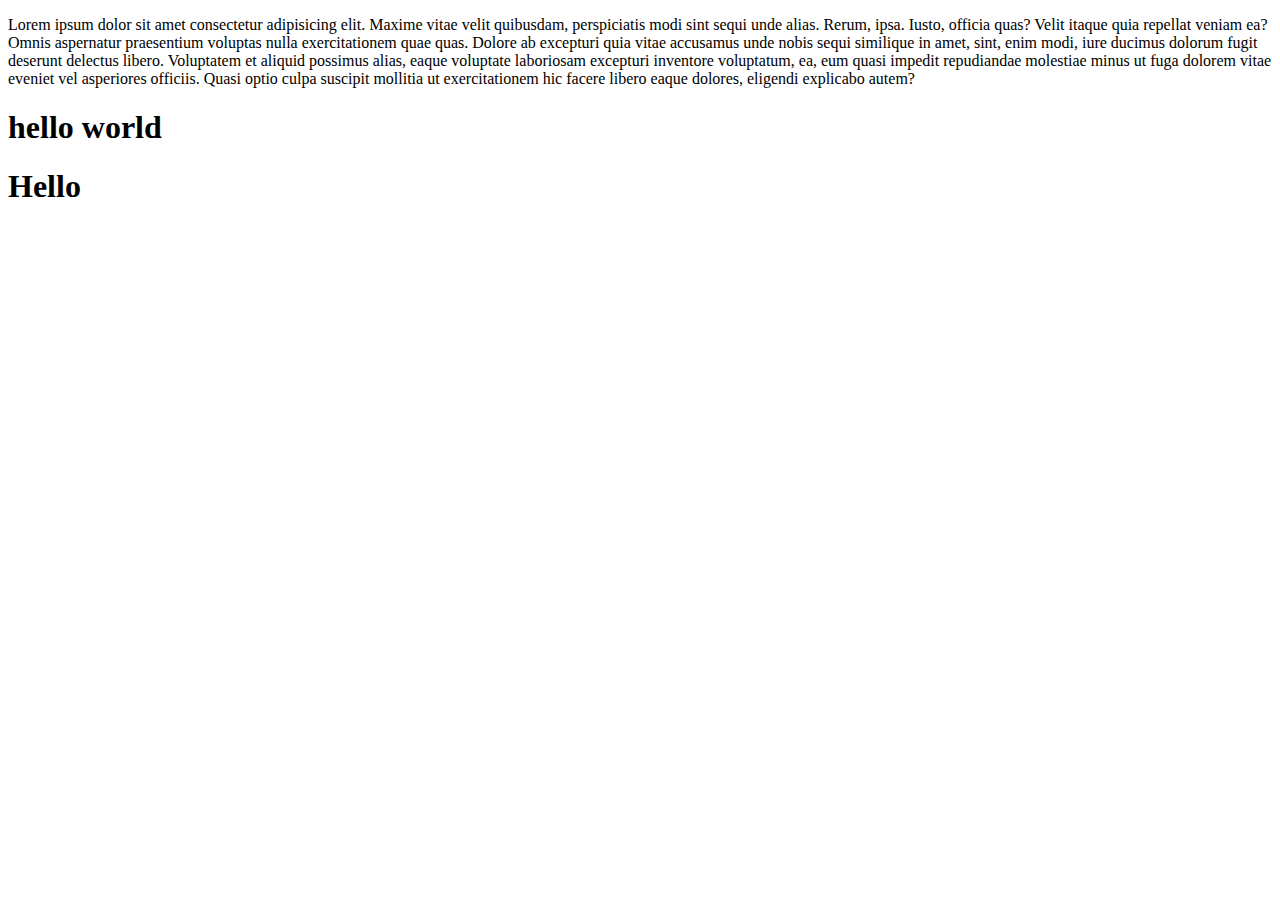
<file: Module-1 HTML/index.html>
<!DOCTYPE html>
<html lang="en">

<head>
     <meta charset="UTF-8">
     <meta name="viewport" content="width=device-width, initial-scale=1.0">
     <title>Document</title>
     <p>Lorem ipsum dolor sit amet consectetur adipisicing elit. Maxime vitae velit quibusdam, perspiciatis modi sint sequi unde alias. Rerum, ipsa. Iusto, officia quas? Velit itaque quia repellat veniam ea? Omnis aspernatur praesentium voluptas nulla exercitationem quae quas. Dolore ab excepturi quia vitae accusamus unde nobis sequi similique in amet, sint, enim modi, iure ducimus dolorum fugit deserunt delectus libero. Voluptatem et aliquid possimus alias, eaque voluptate laboriosam excepturi inventore voluptatum, ea, eum quasi impedit repudiandae molestiae minus ut fuga dolorem vitae eveniet vel asperiores officiis. Quasi optio culpa suscipit mollitia ut exercitationem hic facere libero eaque dolores, eligendi explicabo autem?</p>
</head>
<h1>hello world</h1>
<body>
     <h1>Hello</h1>
</body>

</html>
</file>
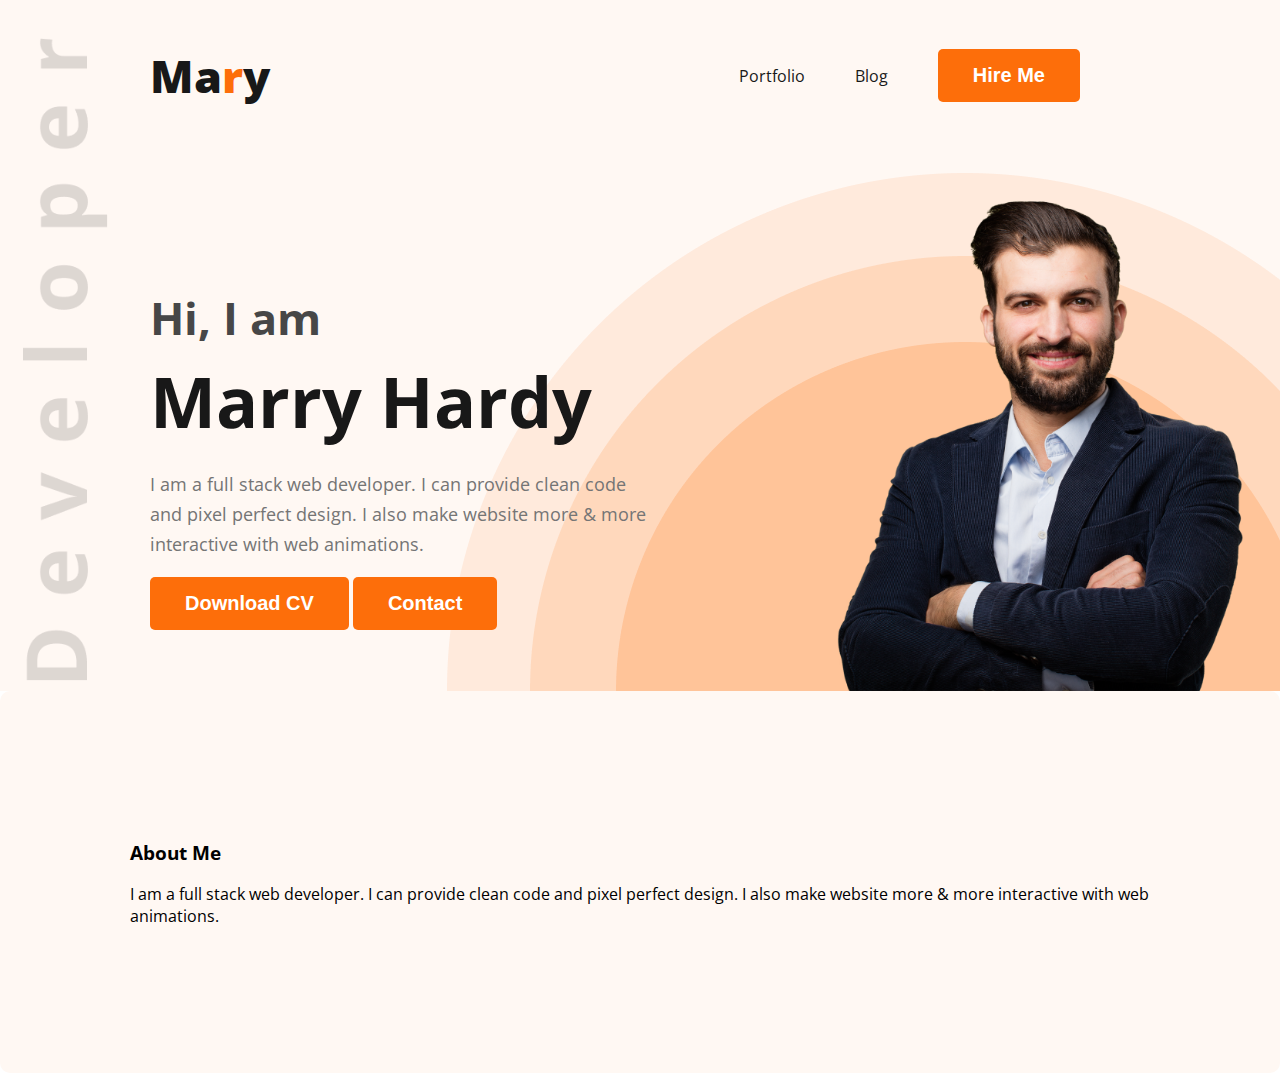
<file: Portfolio/index.html>
<!DOCTYPE html>
<html lang="en">

<head>
     <meta charset="UTF-8">
     <meta name="viewport" content="width=device-width, initial-scale=1.0">
     <title>Developer Portfolio</title>
     <link rel="stylesheet" href="style.css">
</head>

<body>
     <header>
          <img class="overlay" src="images/developer.png" alt="developer">
          <nav>
               <h3 class="logo">Ma<span class="text-primary">r</span>y</h3>
               <ul>
                    <li><a href="#">Portfolio</a></li>
                    <li><a href="#">Blog</a></li>
                    <li><button class="btn-primary">Hire Me</button></li>
               </ul>
          </nav>
          <div class="banner">
               <div class="banner-content">
                    <h3 class="greeting">Hi, I am</h3>
                    <h1 class="title">Marry Hardy</h1>
                    <p>
                         I am a full stack web developer. I can provide clean code and pixel perfect design. I also
                         make
                         website more & more interactive with web animations.
                    </p>
                    <button class="btn-primary">Download CV</button>
                    <button class="btn-primary">Contact</button>
               </div>
               <img class="profile-images" src="images/hardy.png" alt="hardy images">
          </div>
     </header>
     <main>
          <section class="about">
               <h3 class="section-title">About Me</h3>
               <p class="section-details">
                    I am a full stack web developer. I can provide clean code and pixel perfect design. I also make
                    website
                    more & more interactive with web animations.
               </p>
          </section>
     </main>
     <footer>

     </footer>
</body>

</html>
</file>
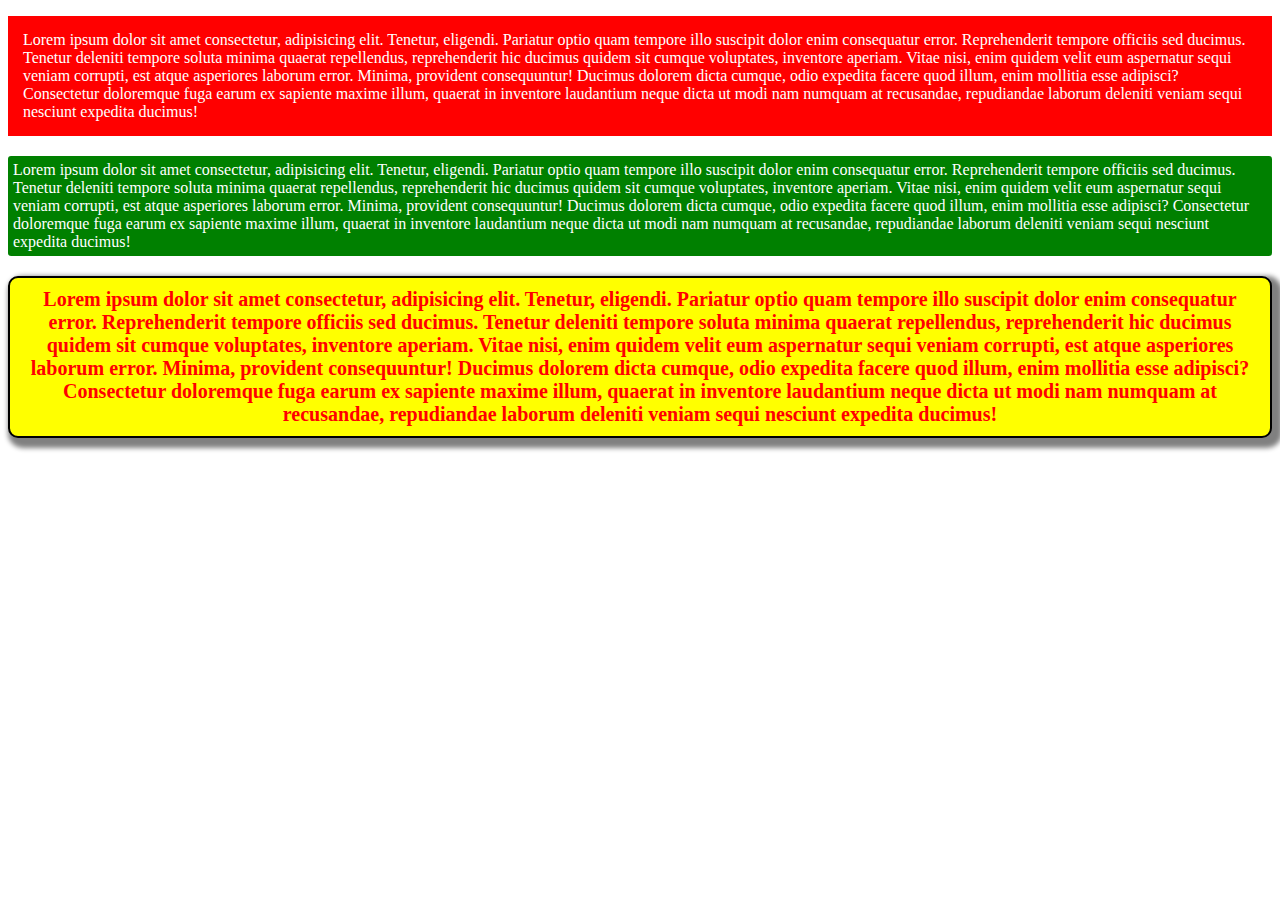
<file: Module-2 CSS/task1/index.html>
<!DOCTYPE html>
<html lang="en">

<head>
     <meta charset="UTF-8">
     <meta name="viewport" content="width=device-width, initial-scale=1.0">
     <title>Explore CSS</title>
     <link rel="stylesheet" href="./style.css">
</head>
<style>
     .p-tag {
          background-color: green;
          color: white;
          margin-top: 20px;
          border-radius: 3px;
          padding: 5px;
     }
</style>

<body>
     <p style="background-color: red; color: white; padding: 15px;">Lorem ipsum dolor sit amet consectetur, adipisicing
          elit. Tenetur,
          eligendi.
          Pariatur optio quam tempore illo
          suscipit dolor enim consequatur error. Reprehenderit tempore officiis sed ducimus. Tenetur deleniti tempore
          soluta minima quaerat repellendus, reprehenderit hic ducimus quidem sit cumque voluptates, inventore aperiam.
          Vitae nisi, enim quidem velit eum aspernatur sequi veniam corrupti, est atque asperiores laborum error.
          Minima, provident consequuntur! Ducimus dolorem dicta cumque, odio expedita facere quod illum, enim mollitia
          esse adipisci? Consectetur doloremque fuga earum ex sapiente maxime illum, quaerat in inventore laudantium
          neque dicta ut modi nam numquam at recusandae, repudiandae laborum deleniti veniam sequi nesciunt expedita
          ducimus!</p>
     <p class="p-tag">Lorem ipsum dolor sit amet consectetur, adipisicing elit. Tenetur, eligendi. Pariatur optio quam
          tempore illo
          suscipit dolor enim consequatur error. Reprehenderit tempore officiis sed ducimus. Tenetur deleniti tempore
          soluta minima quaerat repellendus, reprehenderit hic ducimus quidem sit cumque voluptates, inventore aperiam.
          Vitae nisi, enim quidem velit eum aspernatur sequi veniam corrupti, est atque asperiores laborum error.
          Minima, provident consequuntur! Ducimus dolorem dicta cumque, odio expedita facere quod illum, enim mollitia
          esse adipisci? Consectetur doloremque fuga earum ex sapiente maxime illum, quaerat in inventore laudantium
          neque dicta ut modi nam numquam at recusandae, repudiandae laborum deleniti veniam sequi nesciunt expedita
          ducimus!</p>
     <p id="last-p">Lorem ipsum dolor sit amet consectetur, adipisicing elit. Tenetur, eligendi. Pariatur optio quam
          tempore illo
          suscipit dolor enim consequatur error. Reprehenderit tempore officiis sed ducimus. Tenetur deleniti tempore
          soluta minima quaerat repellendus, reprehenderit hic ducimus quidem sit cumque voluptates, inventore aperiam.
          Vitae nisi, enim quidem velit eum aspernatur sequi veniam corrupti, est atque asperiores laborum error.
          Minima, provident consequuntur! Ducimus dolorem dicta cumque, odio expedita facere quod illum, enim mollitia
          esse adipisci? Consectetur doloremque fuga earum ex sapiente maxime illum, quaerat in inventore laudantium
          neque dicta ut modi nam numquam at recusandae, repudiandae laborum deleniti veniam sequi nesciunt expedita
          ducimus!</p>
</body>

</html>
</file>
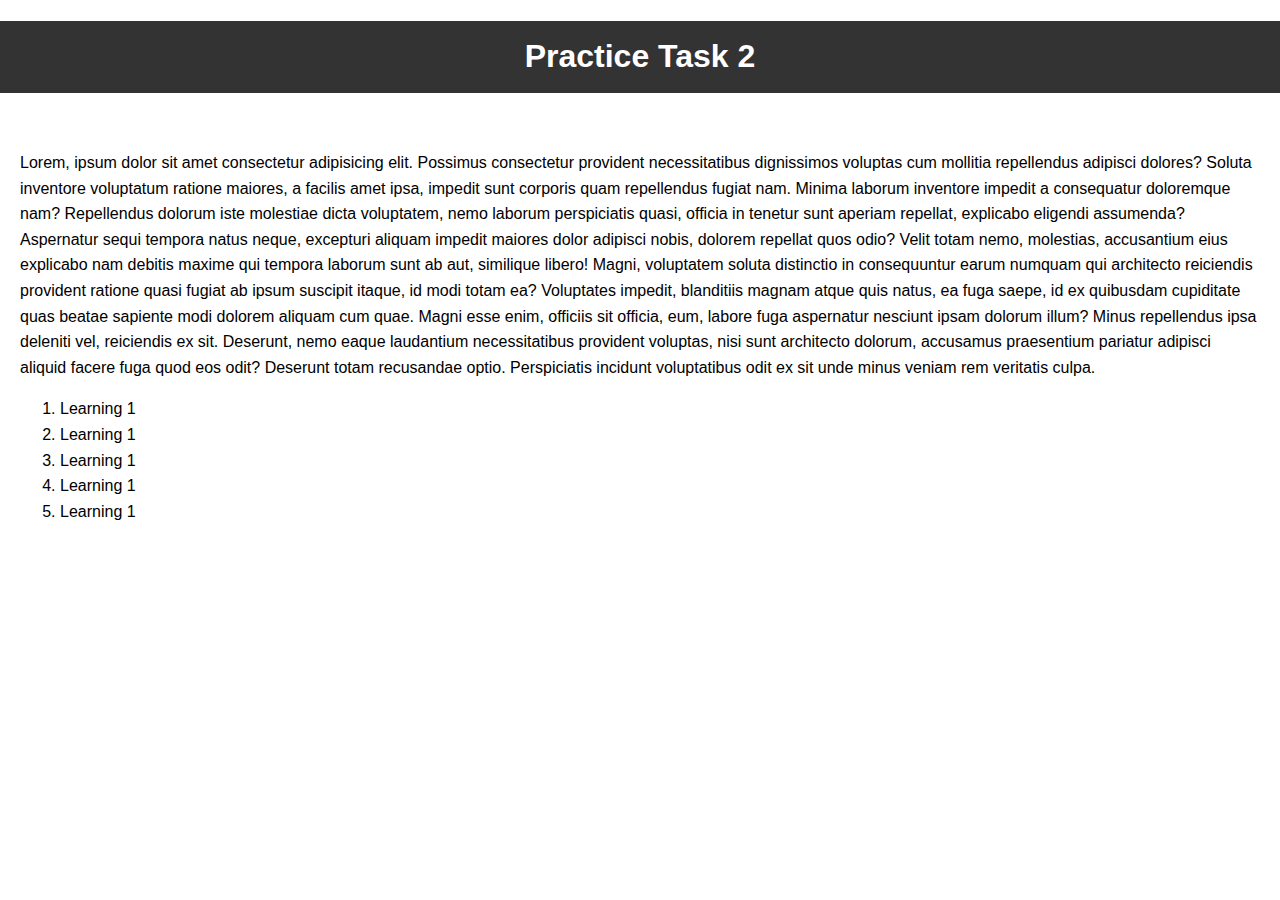
<file: Module-2 CSS/task2/index.html>
<!DOCTYPE html>
<html lang="en">

<head>
     <meta charset="UTF-8">
     <meta name="viewport" content="width=device-width, initial-scale=1.0">
     <title>Task 2</title>
     <style>
          body {
               font-family: Arial, sans-serif;
               line-height: 1.6;
               margin: 0;
               padding: 0;
          }

          .header {
               background-color: #333;
               color: #fff;
               text-align: center;
               padding: 10px;
          }

          main {
               padding: 20px;
          }
     </style>
</head>

<body>
     <header>
          <h1 class="header">Practice Task 2</h1>
     </header>
     <main>
          <p>
               Lorem, ipsum dolor sit amet consectetur adipisicing elit. Possimus consectetur provident necessitatibus
               dignissimos voluptas cum mollitia repellendus adipisci dolores? Soluta inventore voluptatum ratione
               maiores, a facilis amet ipsa, impedit sunt corporis quam repellendus fugiat nam. Minima laborum inventore
               impedit a consequatur doloremque nam? Repellendus dolorum iste molestiae dicta voluptatem, nemo laborum
               perspiciatis quasi, officia in tenetur sunt aperiam repellat, explicabo eligendi assumenda? Aspernatur
               sequi tempora natus neque, excepturi aliquam impedit maiores dolor adipisci nobis, dolorem repellat quos
               odio? Velit totam nemo, molestias, accusantium eius explicabo nam debitis maxime qui tempora laborum sunt
               ab aut, similique libero! Magni, voluptatem soluta distinctio in consequuntur earum numquam qui
               architecto reiciendis provident ratione quasi fugiat ab ipsum suscipit itaque, id modi totam ea?
               Voluptates impedit, blanditiis magnam atque quis natus, ea fuga saepe, id ex quibusdam cupiditate quas
               beatae sapiente modi dolorem aliquam cum quae. Magni esse enim, officiis sit officia, eum, labore fuga
               aspernatur nesciunt ipsam dolorum illum? Minus repellendus ipsa deleniti vel, reiciendis ex sit.
               Deserunt, nemo eaque laudantium necessitatibus provident voluptas, nisi sunt architecto dolorum,
               accusamus praesentium pariatur adipisci aliquid facere fuga quod eos odit? Deserunt totam recusandae
               optio. Perspiciatis incidunt voluptatibus odit ex sit unde minus veniam rem veritatis culpa.
          </p>
          <ol>
               <li>Learning 1</li>
               <li>Learning 1</li>
               <li>Learning 1</li>
               <li>Learning 1</li>
               <li>Learning 1</li>
          </ol>
     </main>
</body>

</html>
</file>
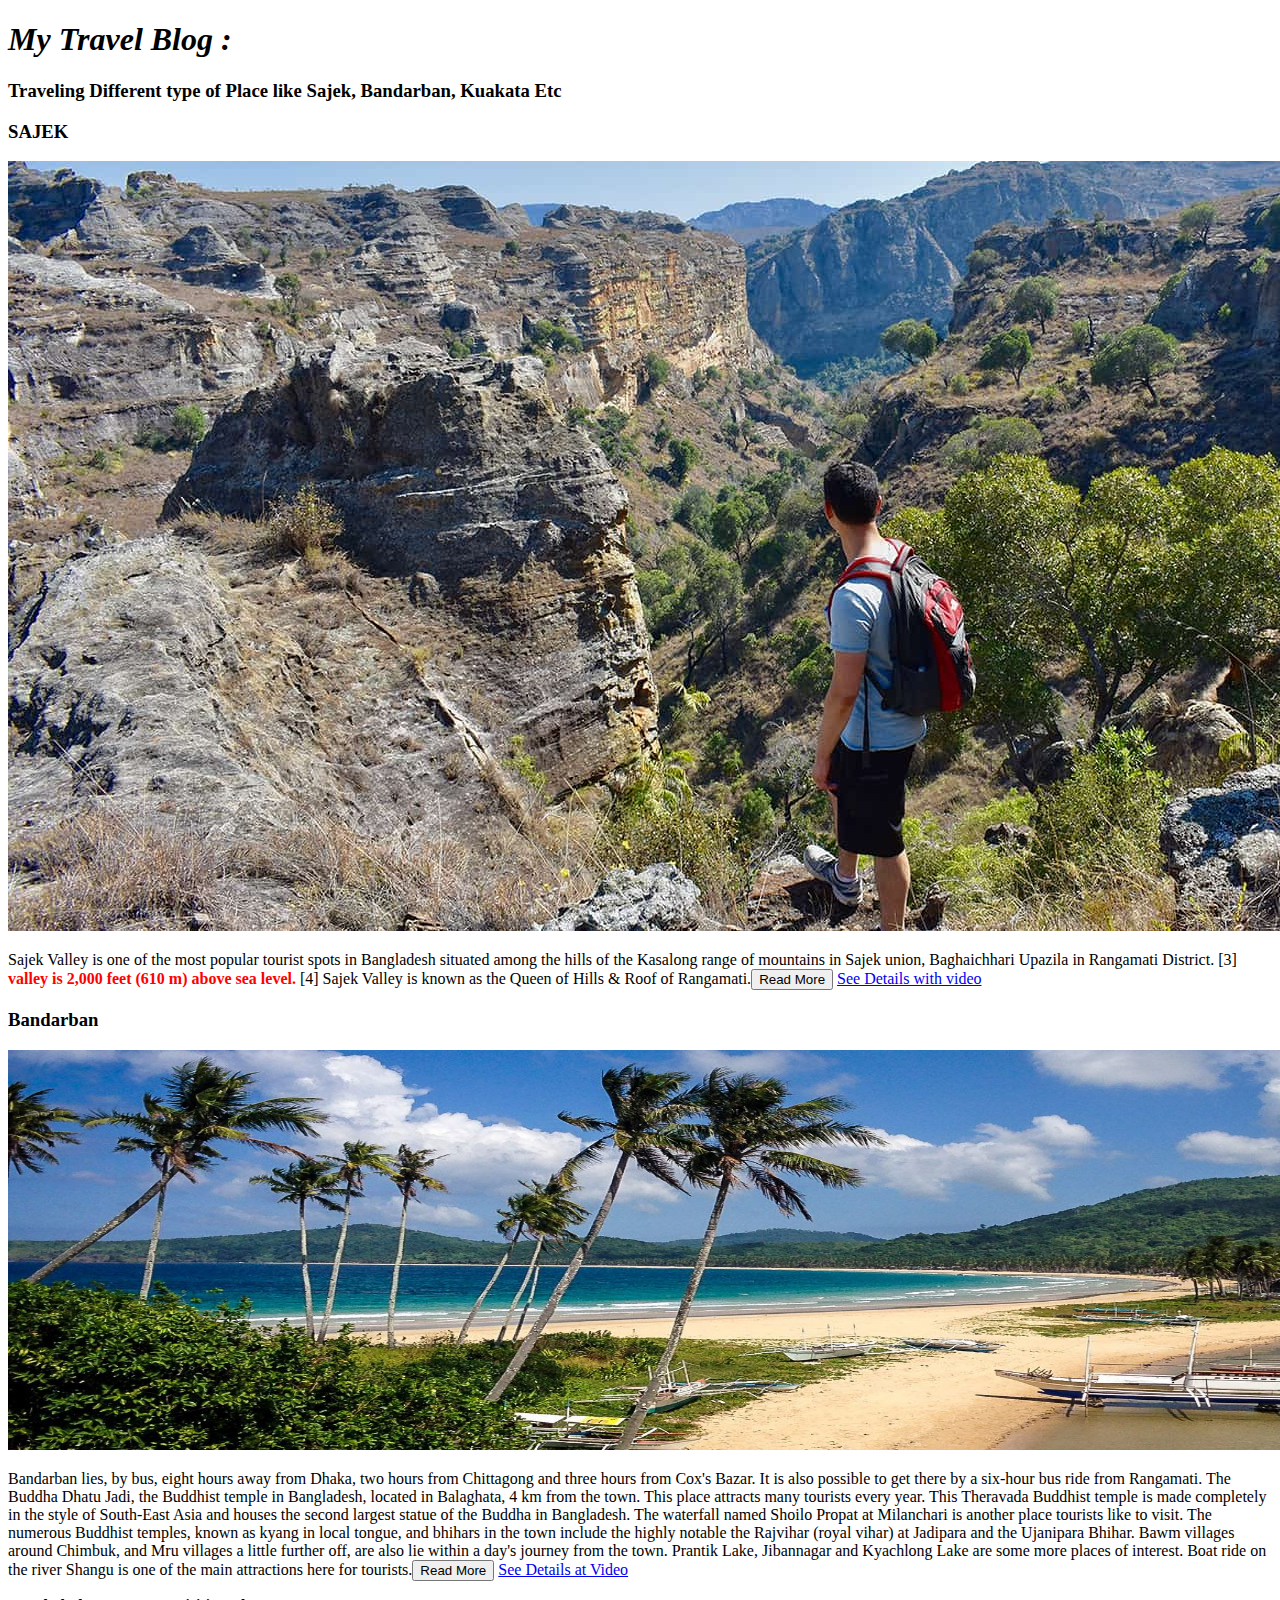
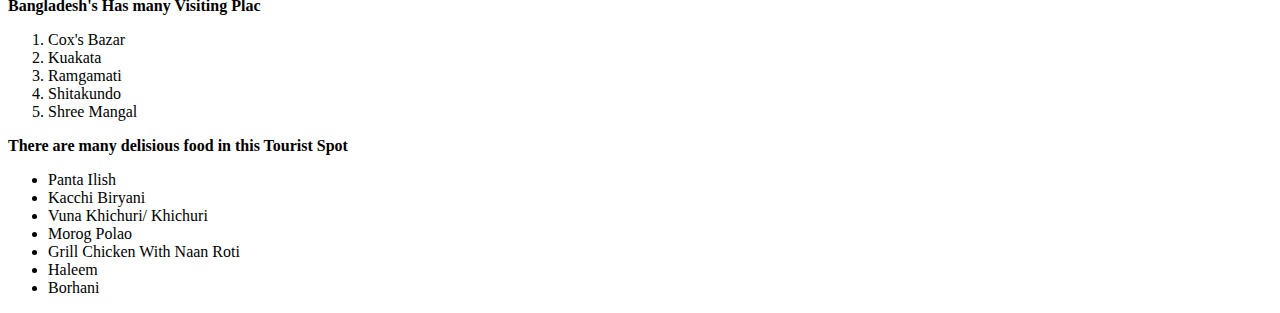
<file: Module-1 HTML/task1.html>
<!DOCTYPE html>
<html lang="en">
  <head>
    <meta charset="UTF-8" />
    <meta name="viewport" content="width=device-width, initial-scale=1.0" />
    <title>Travel Blog</title>
  </head>
  <h1><i>My Travel Blog : </i></h1>

  <body>
    <h3>
      Traveling Different type of Place like Sajek, Bandarban, Kuakata Etc
    </h3>
    <h3>SAJEK</h3>
    <img src="moin.jpg" alt="moin" />
    <div>
     
      <p>
        Sajek Valley is one of the most popular tourist spots in Bangladesh
        situated among the hills of the Kasalong range of mountains in Sajek
        union, Baghaichhari Upazila in Rangamati District. [3] <span style="color:red;"><b>valley is
          2,000 feet (610 m) above sea level.</b></span> [4] Sajek Valley is known as the
        Queen of Hills & Roof of Rangamati.<button>Read More</button>

        <a href="https://www.youtube.com/watch?v=2HdpX43bm2M" target="_blank">See Details with video </a>
      </p>
    </div>
      <h3>Bandarban</h3>
      <img
        src="philippine.jpg"
        alt="Bandarban seenary"
        width="1650"
        height="400"
      />
     </div>
     <p>
       Bandarban lies, by bus, eight hours away from Dhaka, two hours from
       Chittagong and three hours from Cox's Bazar. It is also possible to get
       there by a six-hour bus ride from Rangamati. The Buddha Dhatu Jadi, the
       Buddhist temple in Bangladesh, located in Balaghata, 4 km from the town.
       This place attracts many tourists every year. This Theravada Buddhist
       temple is made completely in the style of South-East Asia and houses the
       second largest statue of the Buddha in Bangladesh. The waterfall named
       Shoilo Propat at Milanchari is another place tourists like to visit. The
       numerous Buddhist temples, known as kyang in local tongue, and bhihars in
       the town include the highly notable the Rajvihar (royal vihar) at Jadipara
       and the Ujanipara Bhihar. Bawm villages around Chimbuk, and Mru villages a
       little further off, are also lie within a day's journey from the town.
       Prantik Lake, Jibannagar and Kyachlong Lake are some more places of
       interest. Boat ride on the river Shangu is one of the main attractions
       here for tourists.<button>Read More</button> <a href="https://www.youtube.com/watch?v=QzvBWtKu7q0" target="_blank">See Details at Video</a>
     </p>
 
     <div>
     <div>
          <p><b>Bangladesh's Has many Visiting Plac</b></p>
          <ol>
               <li>Cox's Bazar</li>
               <li>Kuakata</li>
               <li>Ramgamati</li>
               <li>Shitakundo</li>
               <li>Shree Mangal</li>
          </ol>
         <P><b>There are many delisious food in this Tourist Spot</b></P>
         <ul>
          <li>Panta Ilish</li>
          <li>Kacchi Biryani</li>
          <li> Vuna Khichuri/ Khichuri</li>
          <li>Morog Polao</li>
          <li>Grill Chicken With Naan Roti</li>
          <li>Haleem</li>
          <li>Borhani</li>
         </ul>
     </div>


  </body>
</html>
</file>
<file: Portfolio/style.css>
/* Google Font */
@import url("https://fonts.googleapis.com/css2?family=Open+Sans:ital,wght@0,300..800;1,300..800&display=swap");

/* Common Css */
body {
  font-family: "Open Sans", sans-serif;
  margin: 0;
  padding: 0;
  box-sizing: border-box;
}
.text-primary {
  color: #fd6e0a;
}
.btn-primary {
  background-color: #fd6e0a;
  color: #fff;
  border-radius: 5px;
  border: 0;
  font-size: 20px;
  font-weight: 700;
  padding: 15px 35px;
}

/* Navbar */
nav {
  display: flex;
  justify-content: space-between;
  align-items: center;
  margin: 0 150px;
}
nav > ul {
  display: flex;
  align-items: center;
}
nav li {
  margin-right: 50px;
  list-style: none;
}
nav a {
  text-decoration: none;
  color: #181818;
}
.logo {
  color: #181818;
  font-size: 45px;
  font-weight: 800;
}

/* Header */
header {
  background-color: #fff8f3;
  background-image: url("images/header_bg.png");
  background-repeat: no-repeat;
  background-position: bottom right;
}
.banner {
  padding: 30px 30px 0px 150px;
  display: flex;
  align-items: center;
  justify-content: space-between;
}
.profile-images {
  width: 450px;
  height: 510px;
}
.greeting {
  color: #474747;
  font-size: 45px;
  margin-bottom: 0;
}
.title {
  color: #181818;
  font-size: 70px;
  font-weight: 700;
  margin-top: 5px;
  margin-bottom: 20px;
}
.banner-content {
  max-width: 500px;
}
.banner-content p {
  color: #757575;
  font-size: 18px;
  font-weight: 400;
  line-height: 30px;
  margin-top: 0;
}
.overlay {
  position: absolute;
  padding: 38px 23px;
  width: 85px;
}

/* about section */
.about {
  padding: 130px;
  border-radius: 10px;
  background-color: #fff8f3;
}
</file>
<file: Module-2 CSS/task1/style.css>
#last-p {
  color: red;
  font-size: 20px;
  font-weight: bold;
  text-align: center;
  margin-top: 20px;
  padding: 10px;
  border: 2px solid black;
  background-color: yellow;
  border-radius: 10px;
  box-shadow: 5px 5px 5px 5px grey;
}
</file>
